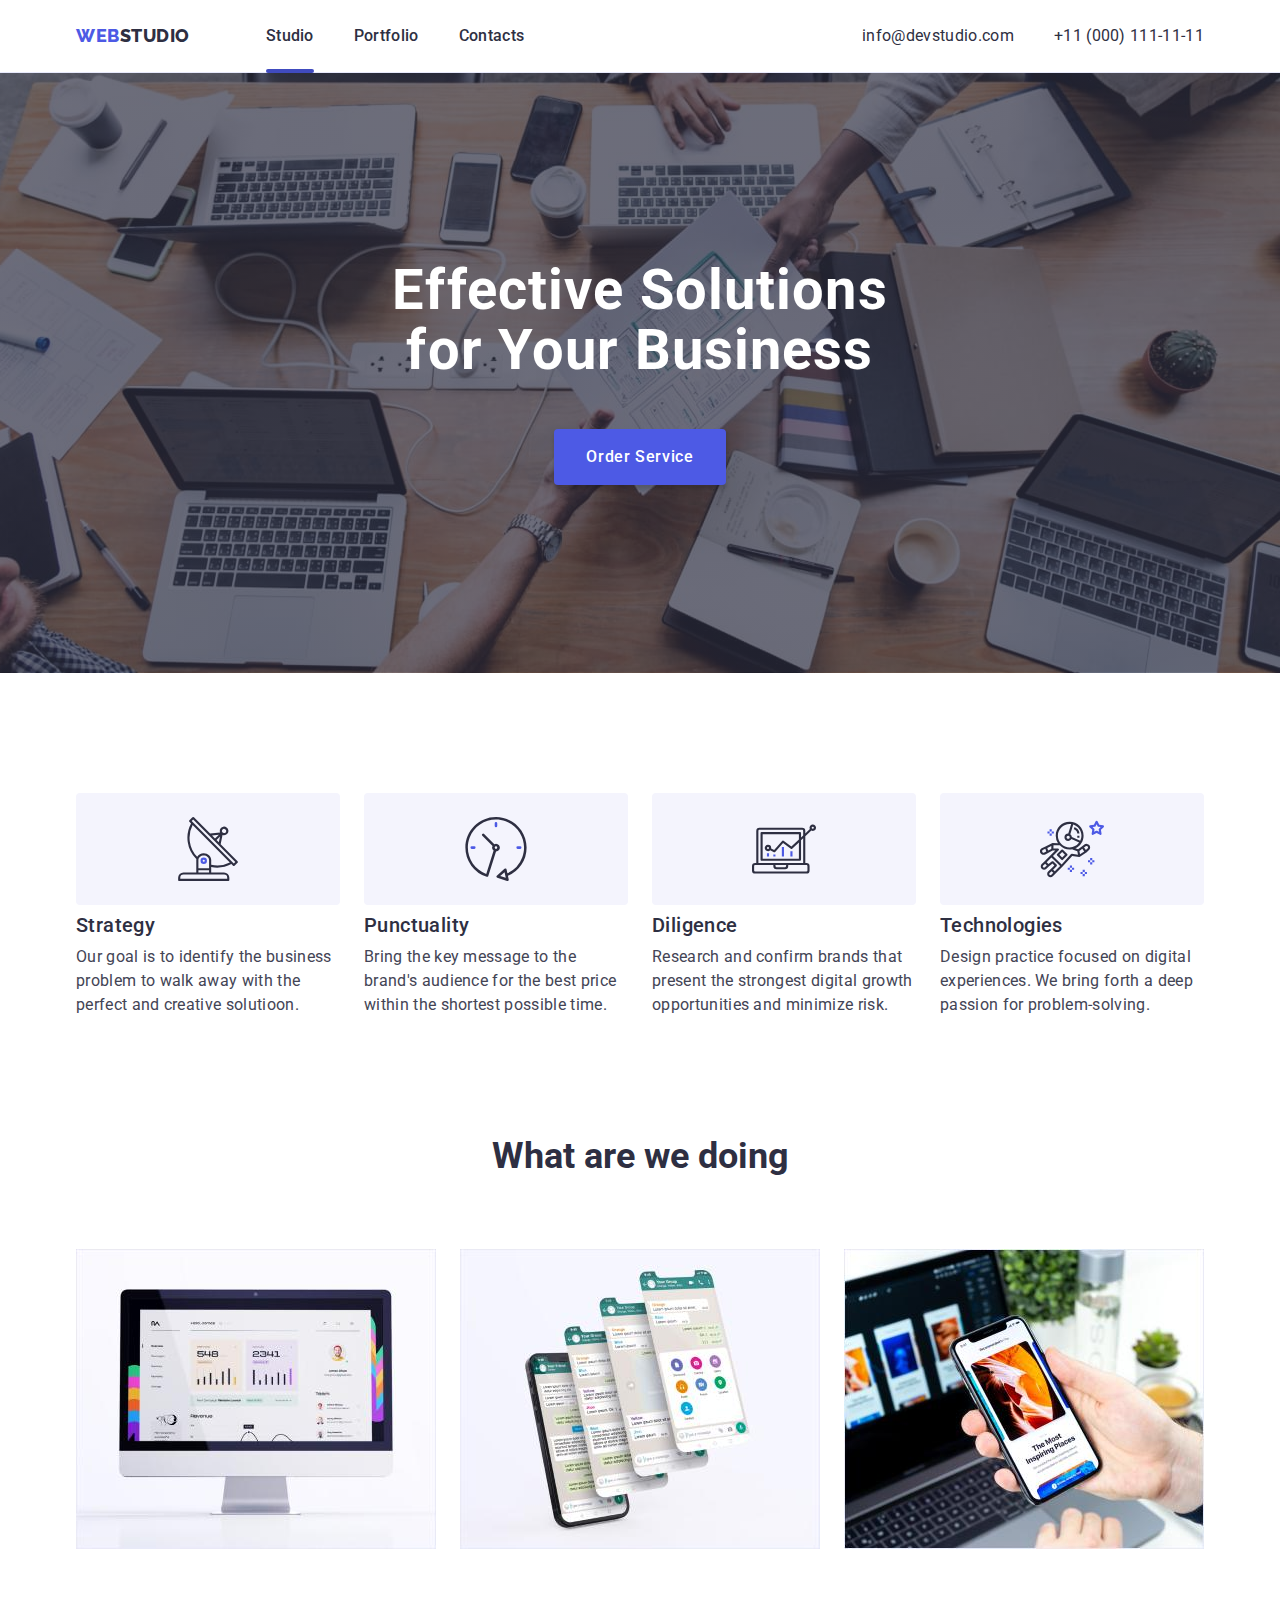
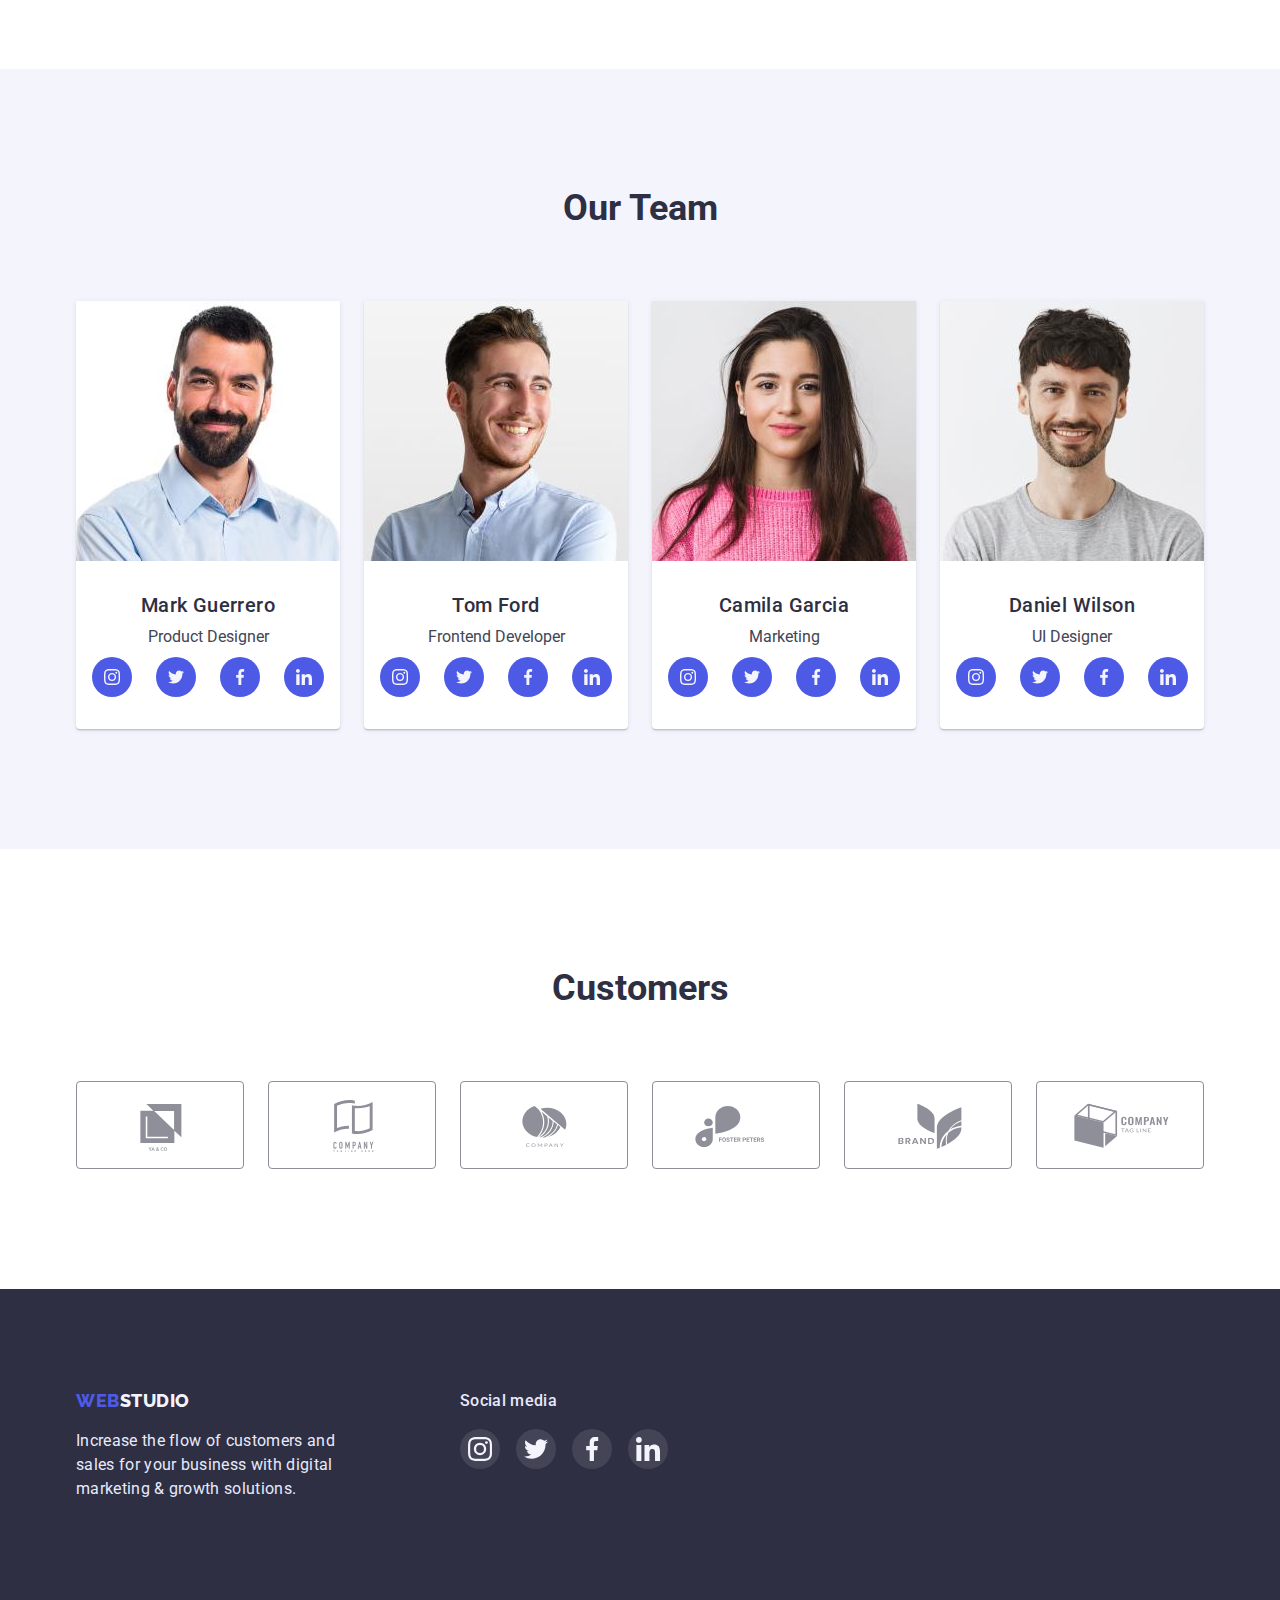
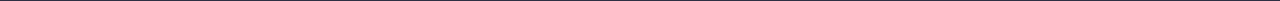
<file: index.html>
<!DOCTYPE html>
<html lang="en">
	<head>
		<meta charset="UTF-8" />
		<meta http-equiv="X-UA-Compatible" content="IE=edge" />
		<meta name="viewport" content="width=device-width, initial-scale=1.0" />
		<title>WebStudio</title>
		<link rel="preconnect" href="https://fonts.googleapis.com" />
		<link rel="preconnect" href="https://fonts.gstatic.com" crossorigin />
		<link
			href="https://fonts.googleapis.com/css2?family=Raleway:wght@800&family=Roboto:wght@400;500;700;900&display=swap"
			rel="stylesheet"
		/>
		<link rel="stylesheet" href="./css/styles.css" />
	</head>
	<body>
		<!-- Header -->
		<header class="header">
			<div class="container header-container">
				<nav class="header-nav">
					<a class="header-nav-logo link" href="./index.html">
						<span class="header-nav-logo-span">Web</span>Studio</a>
					<ul class="menu list">
						<li class="menu-item">
							<a class="link nav-link current" href="./index.html">Studio</a>
						</li>
						<li class="menu-item">
							<a class="link nav-link" href="./portfolio.html">Portfolio</a>
						</li>
						<li class="menu-item"><a class="link nav-link" href="">Contacts</a></li>
					</ul>
				</nav>
				<ul class="contacts list">
					<li>
						<a class="contact-item link" href="mailto:info@devstudio.com">
							info@devstudio.com
						</a>
					</li>
					<li>
						<a class="contact-item link tell" href="tel:+11(000)1111111">
							+11 (000) 111-11-11
						</a>
					</li>
				</ul>
			</div>
		</header>
		<!-- Main -->
		<main>
				<section class="main">
					<div class="container main-container>">
						<h1 class="main-title">Effective Solutions for Your Business</h1>
						<button class="main-btn btn" type="button" data-modal-open>Order Service</button>
					</div>
				</section>
		<!-- Our advantages -->
			<section class="section">
				<div class="container feature-container">
					<h2 class="visually-hidden">Our advantages</h2>
					<ul class="features list">
						<li class="feature-item">
							<div class="feature-icon">
								<svg class="picture-icon" width="64" height="64"><use href="./images/icons.svg#icon-antenna"></use></svg>
							</div>
							<h3 class="feature-item-title">Strategy</h3>
							<p class="feature-item-text">
								Our goal is to identify the business problem to walk away with the
								perfect and creative solutioon.
							</p>
						</li>
						<li class="feature-item">
							<div class="feature-icon">
								<svg class="picture-icon" width="64" height="64"><use href="./images/icons.svg#icon-clock"></use></svg>
							</div>
							<h3 class="feature-item-title">Punctuality</h3>
							<p class="feature-item-text">
								Bring the key message to the brand's audience for the best price
								within the shortest possible time.
							</p>
						</li>
						<li class="feature-item">
							<div class="feature-icon">
								<svg class="picture-icon" width="64" height="64"><use href="./images/icons.svg#icon-diagram"></use></svg>
							</div>
							<h3 class="feature-item-title">Diligence</h3>
							<p class="feature-item-text">
								Research and confirm brands that present the strongest digital
								growth opportunities and minimize risk.
							</p>
						</li>
						<li class="feature-item">
							<div class="feature-icon">
								<svg class="picture-icon" width="64" height="64"><use href="./images/icons.svg#icon-astronaut"></use></svg>
							</div>
							<h3 class="feature-item-title">Technologies</h3>
							<p class="feature-item-text">
								Design practice focused on digital experiences. We bring forth a
								deep passion for problem-solving.
							</p>
						</li>
					</ul>
				</div>
			</section>

			<!-- What are we doing -->
			<section class="section example-section">
				<div class="container">
					<h2 class="title example-title">What are we doing</h2>
					<ul class="list example-list">
						<li class="example-item">
							<img src="./images/mac-pc.jpg" alt="i-mac" width="360" />
						</li>
						<li class="example-item">
							<img src="./images/phone.jpg" alt="phone" width="360" />
						</li>
						<li class="example-item">
							<img
									src="./images/phone-on-mac.jpg"
									alt="phone on mac"
									width="360"
							/>

						</li>
					</ul>
				</div>
			</section>

			<!-- Our Team -->
			<section class="team section">
				<div class="container team-container">
					<h2 class="title team-title">Our Team</h2>
					<ul class="list team-list">
						<li class="team-card">
							<img
									src="./images/Mark-Guerrero.jpg"
									alt="dev Mark Guerrero"
									width="264"
							/>
							<h3 class="team-mmbr-name">Mark Guerrero</h3>
							<p class="team-mmbr-psn">Product Designer</p>
							<div class="team-soc-link link">
								<ul class="team-soc-link-list list">
									<li class="soc-item">
										<a class="soc-link link">
											<svg class="picture-icon" width="16" height="16"><use href="./images/icons.svg#icon-instagram"></use></svg>
										</a>
									</li>
									<li class="soc-item">
										<a class="soc-link link">
											<svg class="picture-icon" width="16" height="16"><use href="./images/icons.svg#icon-twitter"></use></svg>
										</a>
									</li>
									<li class="soc-item">
										<a class="soc-link link">
											<svg class="picture-icon" width="16" height="16"><use href="./images/icons.svg#icon-facebook"></use></svg>
										</a>
									</li>
									<li class="soc-item">
										<a class="soc-link link">
											<svg class="picture-icon" width="16" height="16"><use href="./images/icons.svg#icon-linkedin"></use></svg>
										</a>
									</li>
								</ul>
							</div>
						</li>
						<li class="team-card">
							<img src="./images/Tom-Ford.jpg" alt="dev Tom Ford" width="264" />
							<h3 class="team-mmbr-name">Tom Ford</h3>
							<p class="team-mmbr-psn">Frontend Developer</p>
							<div class="team-soc-link link">
								<ul class="team-soc-link-list list">
									<li class="soc-item">
										<a class="soc-link link">
											<svg class="picture-icon" width="16" height="16"><use href="./images/icons.svg#icon-instagram"></use></svg>
										</a>
									</li>
									<li class="soc-item">
										<a class="soc-link link">
											<svg class="picture-icon" width="16" height="16"><use href="./images/icons.svg#icon-twitter"></use></svg>
										</a>
									</li>
									<li class="soc-item">
										<a class="soc-link link">
											<svg class="picture-icon" width="16" height="16"><use href="./images/icons.svg#icon-facebook"></use></svg>
										</a>
									</li>
									<li class="soc-item">
										<a class="soc-link link">
											<svg class="picture-icon" width="16" height="16"><use href="./images/icons.svg#icon-linkedin"></use></svg>
										</a>
									</li>
								</ul>
							</div>
						</li>
						<li class="team-card">
							<img
									src="./images/Camila-Garcia.jpg"
									alt="dev Camila Garcia"
									width="264"
							/>
							<h3 class="team-mmbr-name">Camila Garcia</h3>
							<p class="team-mmbr-psn">Marketing</p>
							<div class="team-soc-link link">
								<ul class="team-soc-link-list list">
									<li class="soc-item">
										<a class="soc-link link">
											<svg class="picture-icon" width="16" height="16"><use href="./images/icons.svg#icon-instagram"></use></svg>
										</a>
									</li>
									<li class="soc-item">
										<a class="soc-link link">
											<svg class="picture-icon" width="16" height="16"><use href="./images/icons.svg#icon-twitter"></use></svg>
										</a>
									</li>
									<li class="soc-item">
										<a class="soc-link link">
											<svg class="picture-icon" width="16" height="16"><use href="./images/icons.svg#icon-facebook"></use></svg>
										</a>
									</li>
									<li class="soc-item">
										<a class="soc-link link">
											<svg class="picture-icon" width="16" height="16"><use href="./images/icons.svg#icon-linkedin"></use></svg>
										</a>
									</li>
								</ul>
							</div>
						</li>
						<li class="team-card">
							<img
									src="./images/Daniel-Wilson.jpg"
									alt="dev Daniel Wilson"
									width="264"
							/>
							<h3 class="team-mmbr-name">Daniel Wilson</h3>
							<p class="team-mmbr-psn">UI Designer</p>
							<div class="team-soc-link link">
								<ul class="team-soc-link-list list">
									<li class="soc-item">
										<a class="soc-link link">
											<svg class="picture-icon" width="16" height="16"><use href="./images/icons.svg#icon-instagram"></use></svg>
										</a>
									</li>
									<li class="soc-item">
										<a class="soc-link link">
											<svg class="picture-icon" width="16" height="16"><use href="./images/icons.svg#icon-twitter"></use></svg>
										</a>
									</li>
									<li class="soc-item">
										<a class="soc-link link">
											<svg class="picture-icon" width="16" height="16"><use href="./images/icons.svg#icon-facebook"></use></svg>
										</a>
									</li>
									<li class="soc-item">
										<a class="soc-link link">
											<svg class="picture-icon" width="16" height="16"><use href="./images/icons.svg#icon-linkedin"></use></svg>
										</a>
									</li>
								</ul>
							</div>
						</li>
					</ul>
				</div>
			</section>
		</main>

			<!-- Customers -->
			<section class="section customers">
				<div class="container customers-container">
					<h2 class="title customers-title">Customers</h2>
					<ul class="list list-customers">
						<li class="customers-item">
							<a class="link customer-link">
								<svg class="customer-icon" width="104" height="56"><use href="./images/icons.svg#icon-logo-1"></use></svg>
							</a>
						</li>
						<li class="customers-item">
							<a class="link customer-link">
								<svg class="customer-icon" width="104" height="56"><use href="./images/icons.svg#icon-logo-2"></use></svg>
							</a>
						</li>
						<li class="customers-item">
							<a class="link customer-link">
								<svg class="customer-icon" width="104" height="56"><use href="./images/icons.svg#icon-logo-3"></use></svg>
							</a>
						</li>
						<li class="customers-item">
							<a class="link customer-link">
								<svg class="customer-icon" width="104" height="56"><use href="./images/icons.svg#icon-logo-4"></use></svg>
							</a>
						</li>
						<li class="customers-item">
							<a class="link customer-link">
								<svg class="customer-icon" width="104" height="56"><use href="./images/icons.svg#icon-logo-5"></use></svg>
							</a>
						</li>
						<li class="customers-item">
							<a class="link customer-link">
								<svg class="customer-icon" width="104" height="56"><use href="./images/icons.svg#icon-logo-6"></use></svg>
							</a>
						</li>
					</ul>
				</div>
			</section>

		<!-- Footer -->
		<footer class="footer">
			<div class="container footer-wrap">
				<div class="footer-log">
					<a class="footer-nav-logo link" href="./index.html">
						<span class="footer-nav-logo-span ">Web</span>Studio
					</a>
					<p class="footer-text">
						Increase the flow of customers and sales for your business with digital
						marketing & growth solutions.
					</p>
				</div>
				<div class="footer-soc">
					<h2 class="footer-soc-text">
						Social media
					</h2>
					<ul class="team-soc-link-list list">
						<li class="soc-item">
							<a class="soc-link link">
								<svg class="picture-icon" width="24" height="24"><use href="./images/icons.svg#icon-instagram"></use></svg>
							</a>
						</li>
						<li class="soc-item">
							<a class="soc-link link">
								<svg class="picture-icon" width="24" height="24"><use href="./images/icons.svg#icon-twitter"></use></svg>
							</a>
						</li>
						<li class="soc-item">
							<a class="soc-link link">
								<svg class="picture-icon" width="24" height="24"><use href="./images/icons.svg#icon-facebook"></use></svg>
							</a>
						</li>
						<li class="soc-item">
							<a class="soc-link link">
								<svg class="picture-icon" width="24" height="24"><use href="./images/icons.svg#icon-linkedin"></use></svg>
							</a>
						</li>
					</ul>
				</div>
			</div>
		</footer>
		<div class="backdrop is-hidden" data-modal>
			<div class="modal">
				<button type="button" class="modal-close" data-modal-close>
					<svg class="modal-icon" width="8" height="8">
						<use href="./images/icons.svg#icon-x"></use>
				</svg></button>
			</div>
		</div>
	<script src="js/modal.js"></script>
	</body>
</html>
</file>
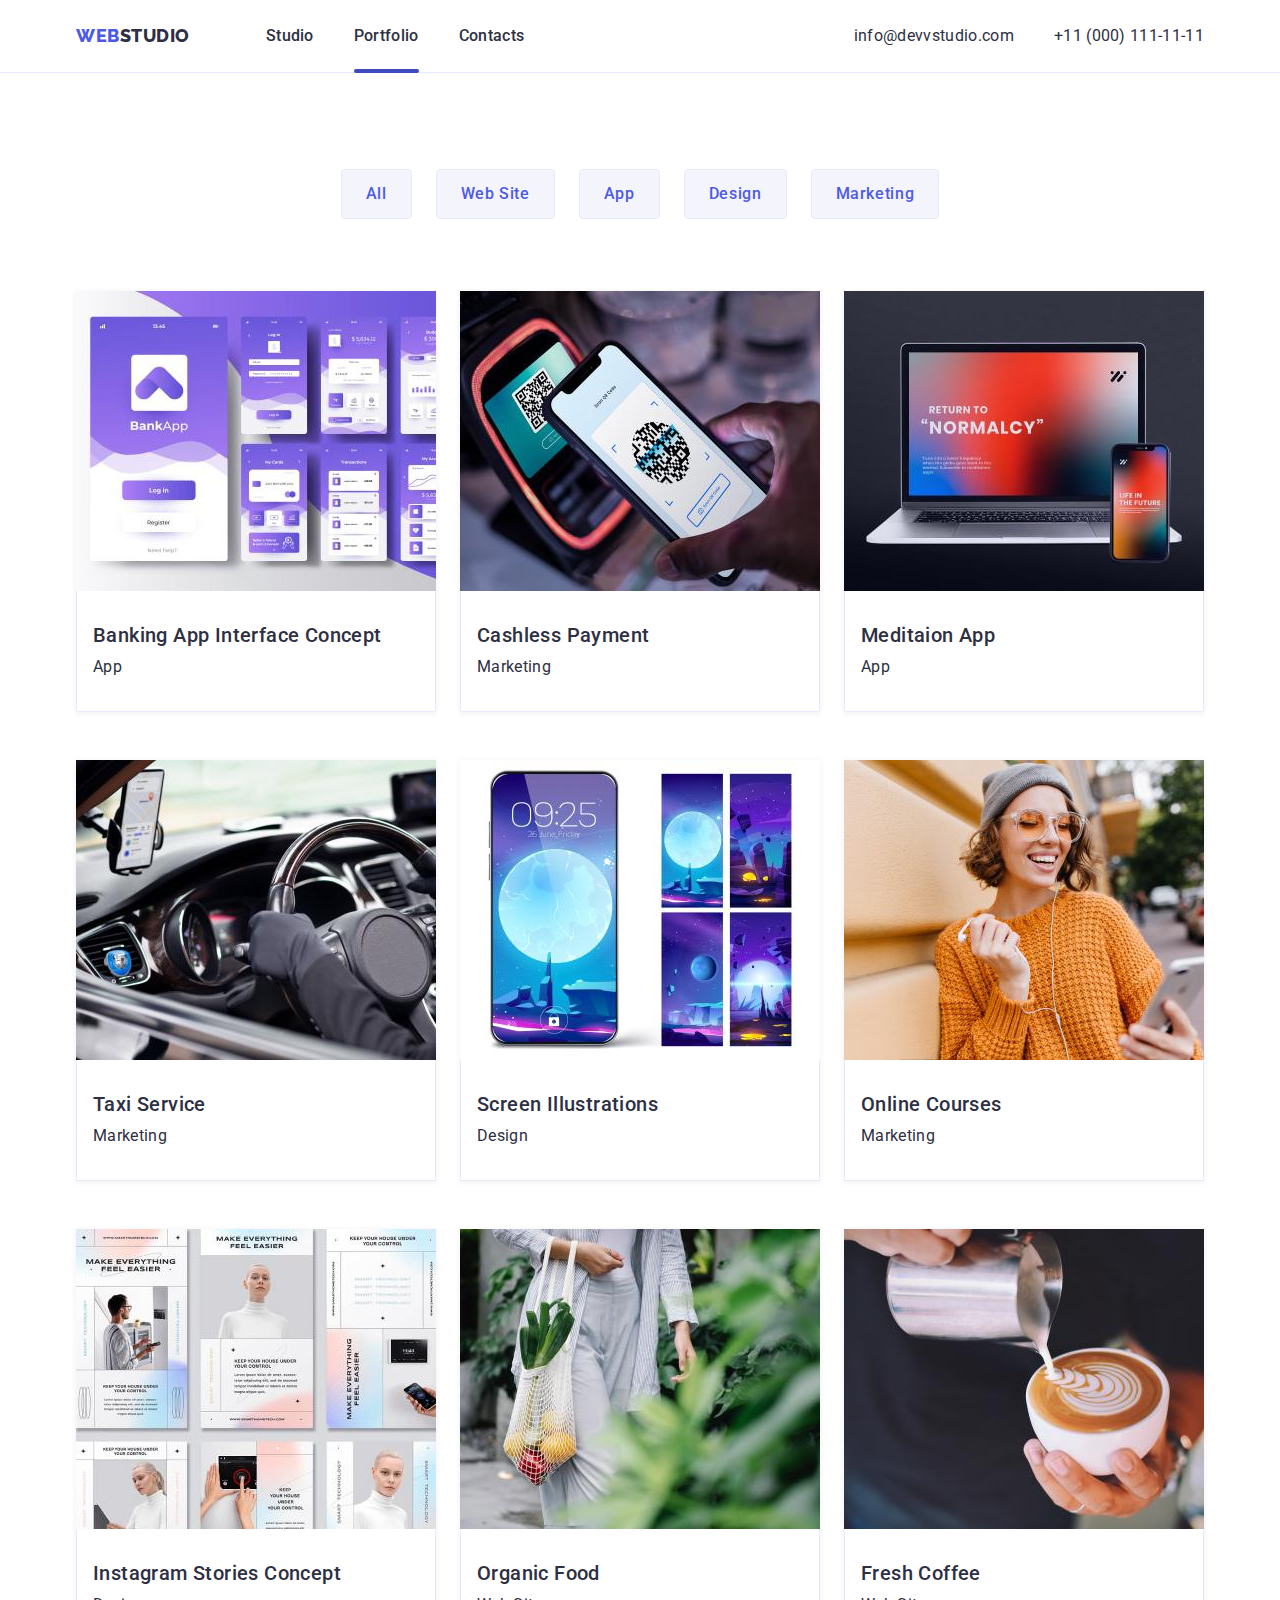
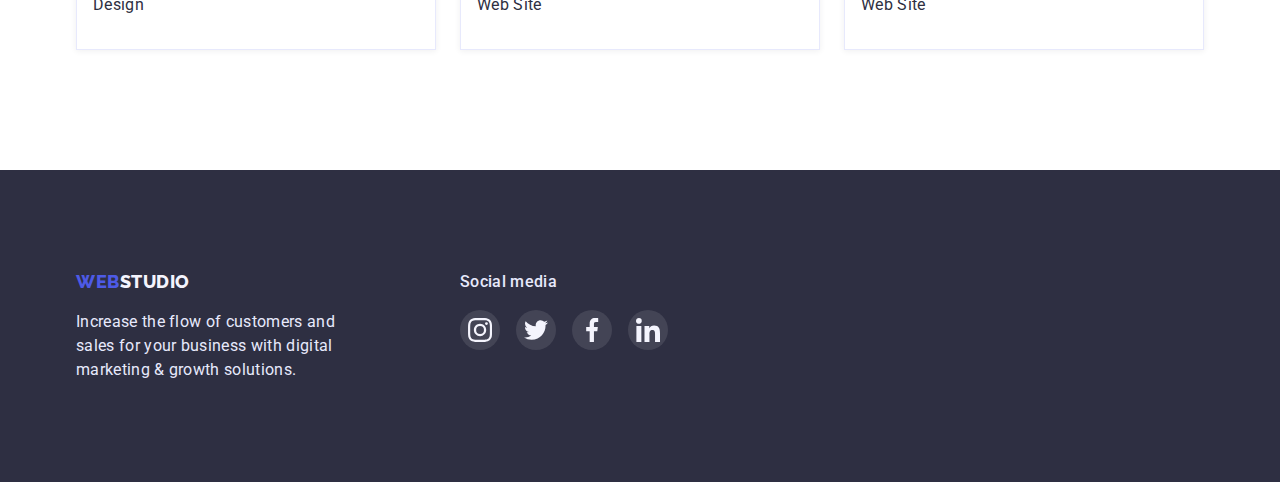
<file: portfolio.html>
<!DOCTYPE html>
<html lang="en">
	<head>
		<meta charset="UTF-8" />
		<meta http-equiv="X-UA-Compatible" content="IE=edge" />
		<meta name="viewport" content="width=device-width, initial-scale=1.0" />
		<title>Portfolio</title>
		<link rel="preconnect" href="https://fonts.googleapis.com" />
		<link rel="preconnect" href="https://fonts.gstatic.com" crossorigin />
		<link
			href="https://fonts.googleapis.com/css2?family=Raleway:wght@800&family=Roboto:wght@400;500;700;900&display=swap"
			rel="stylesheet"
		/>
		<link rel="stylesheet" href="./css/styles.css" />
	</head>
	<body>
		<!-- Header -->
		<header class="header">
			<div class="container header-container">
				<nav class="header-nav">
					<a class="header-nav-logo link" href="./index.html">
						<span class="header-nav-logo-span">Web</span>Studio</a>
					<ul class="menu list">
						<li class="menu-item">
							<a class="link nav-link" href="./index.html">Studio</a>
						</li>
						<li class="menu-item">
							<a class="link nav-link current" href="./portfolio.html">Portfolio</a>
						</li>
						<li class="menu-item"><a class="link nav-link" href="">Contacts</a></li>
					</ul>
				</nav>
				<ul class="contacts list">
					<li>
						<a class="contact-item link nav-link" href="mailto:info@devstudio.com">
							info@devvstudio.com
						</a>
					</li>
					<li>
						<a class="contact-item link tell nav-link" href="tel:+11(000)1111111">
							+11 (000) 111-11-11
						</a>
					</li>
				</ul>
			</div>
		</header>

		<!-- Main -->
		<main class="main-portfolio">
			<section class="portfolio-section">
				<div class="container portfolio-container" >
					<h1 class="visually-hidden">Portfolio</h1>
					<ul class="list filter">
						<li><button class="filter-btn" type="button">All</button></li>
						<li><button class="filter-btn" type="button">Web Site</button></li>
						<li><button class="filter-btn" type="button">App</button></li>
						<li><button class="filter-btn" type="button">Design</button></li>
						<li><button class="filter-btn" type="button">Marketing</button></li>
					</ul>
					<ul class="list gallery-list">
						<li class="card card-list">
							<a class="card-link" href="">
								<div class="card-wrap">
									<img
											src="./images/App.jpg"
											alt="Banking App Interface Concept"
											width="360"
									/>
									<p class="card-wrap-text">14 Stylish and User-Friendly App Design Concepts · Task Manager App · Calorie Tracker App · Exotic Fruit Ecommerce App · Cloud Storage App</p>
								</div>
								<div class="card-text">
									<h2 class="card-name">Banking App Interface Concept</h2>
									<p class="card-type">App</p></div>
							</a>
						</li>
						<li class="card card-list">
							<a class="card-link" href="">
								<div class="card-wrap">
									<img
											src="./images/Cashless-Payment.jpg"
											alt="Cashless Payment"
											width="360"
									/>
									<p class="card-wrap-text">14 Stylish and User-Friendly App Design Concepts · Task Manager App · Calorie Tracker App · Exotic Fruit Ecommerce App · Cloud Storage App</p>
								</div>
								<div class="card-text">
									<h2 class="card-name">Cashless Payment</h2>
									<p class="card-type">Marketing</p></div>
							</a>
						</li>
						<li class="card card-list">
							<a class="card-link" href="">
								<div class="card-wrap">
									<p class="card-wrap-text">14 Stylish and User-Friendly App Design Concepts · Task Manager App · Calorie Tracker App · Exotic Fruit Ecommerce App · Cloud Storage App</p>
									<img
										src="./images/Meditaion-App.jpg"
										alt="Meditaion App"
										width="360"
								/>
								</div>
								<div class="card-text">
									<h2 class="card-name">Meditaion App</h2>
									<p class="card-type">App</p></div>
							</a>
						</li>
						<li class="card card-list">
							<a class="card-link" href="">
								<div class="card-wrap">
									<p class="card-wrap-text">14 Stylish and User-Friendly App Design Concepts · Task Manager App · Calorie Tracker App · Exotic Fruit Ecommerce App · Cloud Storage App</p>
									<img
											src="./images/Taxi-Service.jpg"
											alt="Taxi Service"
											width="360"
									/>
								</div>
								<div class="card-text">
									<h2 class="card-name">Taxi Service</h2>
									<p class="card-type">Marketing</p></div>
							</a>
						</li>
						<li class="card card-list">
							<a class="card-link" href="">
								<div class="card-wrap">
									<p class="card-wrap-text">14 Stylish and User-Friendly App Design Concepts · Task Manager App · Calorie Tracker App · Exotic Fruit Ecommerce App · Cloud Storage App</p>
									<img
											src="./images/Screen-Illustrations.jpg"
											alt="Screen Illustrations"
											width="360"
									/>
								</div>
								<div class="card-text">
									<h2 class="card-name">Screen Illustrations</h2>
									<p class="card-type">Design</p></div>
							</a>
						</li>
						<li class="card card-list">
							<a class="card-link" href="">
								<div class="card-wrap">
									<p class="card-wrap-text">14 Stylish and User-Friendly App Design Concepts · Task Manager App · Calorie Tracker App · Exotic Fruit Ecommerce App · Cloud Storage App</p>
									<img
											src="./images/Online-Courses.jpg"
											alt="Online Courses"
											width="360"
									/>
								</div>
								<div class="card-text">
									<h2 class="card-name">Online Courses</h2>
									<p class="card-type">Marketing</p></div>
							</a>
						</li>
						<li class="card card-list">
							<a class="card-link" href="">
								<div class="card-wrap">
									<p class="card-wrap-text">14 Stylish and User-Friendly App Design Concepts · Task Manager App · Calorie Tracker App · Exotic Fruit Ecommerce App · Cloud Storage App</p>
									<img
											src="./images/Instagram-Stories-Concept.jpg"
											alt="Instagram Stories Concept"
											width="360"
									/>
								</div>
								<div class="card-text">
									<h2 class="card-name">Instagram Stories Concept</h2>
									<p class="card-type">Design</p></div>
							</a>
						</li>
						<li class="card card-list">
							<a class="card-link" href="">
								<div class="card-wrap">
									<p class="card-wrap-text">14 Stylish and User-Friendly App Design Concepts · Task Manager App · Calorie Tracker App · Exotic Fruit Ecommerce App · Cloud Storage App</p>
									<img
											src="./images/Organic-Food.jpg"
											alt="Organic Food"
											width="360"
									/>
								</div>
								<div class="card-text">
									<h2 class="card-name">Organic Food</h2>
									<p class="card-type">Web Site</p></div>
							</a>
						</li>
						<li class="card card-list">
							<a class="card-link" href="">
								<div class="card-wrap">
									<p class="card-wrap-text">14 Stylish and User-Friendly App Design Concepts · Task Manager App · Calorie Tracker App · Exotic Fruit Ecommerce App · Cloud Storage App</p>
									<img src="./images/Fresh-Coffee.jpg" alt="vilet app" width="360" />
								</div>
								<div class="card-text">
									<h2 class="card-name">Fresh Coffee</h2>
									<p class="card-type">Web Site</p></div>
							</a>
						</li>
					</ul>
				</div>
			</section>

		</main>

		<!-- Footer -->
		<footer class="footer">
			<div class="container footer-wrap">
				<div class="footer-log">
					<a class="footer-nav-logo link" href="./index.html">
						<span class="footer-nav-logo-span ">Web</span>Studio
					</a>
					<p class="footer-text">
						Increase the flow of customers and sales for your business with digital
						marketing & growth solutions.
					</p>
				</div>
				<div class="footer-soc">
					<h2 class="footer-soc-text">
						Social media
					</h2>
					<ul class="team-soc-link-list list">
						<li class="soc-item">
							<a class="soc-link link">
								<svg class="picture-icon" width="24" height="24"><use href="./images/icons.svg#icon-instagram"></use></svg>
							</a>
						</li>
						<li class="soc-item">
							<a class="soc-link link">
								<svg class="picture-icon" width="24" height="24"><use href="./images/icons.svg#icon-twitter"></use></svg>
							</a>
						</li>
						<li class="soc-item">
							<a class="soc-link link">
								<svg class="picture-icon" width="24" height="24"><use href="./images/icons.svg#icon-facebook"></use></svg>
							</a>
						</li>
						<li class="soc-item">
							<a class="soc-link link">
								<svg class="picture-icon" width="24" height="24"><use href="./images/icons.svg#icon-linkedin"></use></svg>
							</a>
						</li>
					</ul>
				</div>
			</div>
		</footer>
	</body>
</html>
</file>
<file: css/styles.css>
:root {
	--primary-brand-color: #4d5ae5;
	--pressed-state-color: #404bbf;
	--dark-color: #2e2f42;
	--success-color: #31d0aa;
	--text-color: #434455;
	--subtle-text-color: #8e8f99;
	--accent-color: #e7e9fc;
	--light-color: #f4f4fd;
	--modal-overlay-color: #2e2f42;
	--hero-background-color: #2e2f42;
	--bg-gradient: linear-gradient(rgba(46, 47, 66, 0.7), rgba(46, 47, 66, 0.7));
	--cubic: cubic-bezier(0.4, 0, 0.2, 1);
}

html {
	box-sizing: border-box;
}
*,
*::before,
*::after {
	box-sizing: inherit;
}

p,
h1,
h2,
h3,
h4,
h5,
h6 {
	margin: 0;
}
ul,
ol {
	margin: 0;
	padding-left: 0;
}

img {
	display: block;
}

.container {
	width: 1158px;
	padding-left: 15px;
	padding-right: 15px;
	/*outline: 1px solid red;*/
	margin: 0 auto;
}

.section{
	padding-top: 120px;
	padding-bottom: 120px;
}

.visually-hidden {
	position: absolute;
	width: 1px;
	height: 1px;
	margin: -1px;
	border: 0;
	padding: 0;
	white-space: nowrap;
	clip-path: inset(100%);
	clip: rect(0 0 0 0);
	overflow: hidden;
}

.link {
	text-decoration: none;
	font-style: normal;
	color: inherit;
}

a {
	text-decoration: none;
}

.list {
	list-style: none;
}

.title {
	font-weight: 700;
	font-size: 36px;
	line-height: 1.11;
	color: var(--dark-color);
}

/* ----------BODY-------- */
body {
	background-color: #ffffff;
	font-family: "Roboto", sans-serif;
	color: var(--text-color);
	margin: 0;
}

/* ----------HEADER-------- */
.header{
	border-bottom: 1px solid #E7E9FC;
}

.header-nav-logo,
.header-nav-logo-span {
	text-decoration: none;
	font-family: "Raleway", sans-serif;
	font-weight: 800;
	font-size: 18px;
	line-height: 1.33;
	letter-spacing: 0.03em;
	text-transform: uppercase;;
}

.header-nav-logo {
	color: var(--dark-color);
}
.header-nav-logo-span {
	color: var(--primary-brand-color);
}
.header-nav-logo{
	padding-top: 24px;
	padding-bottom: 24px;

}

.header-container{
	display: flex;
}

.header-nav{
	display: flex;
	align-items: center;
}

.contacts{
	margin-left: auto;
	display: flex;
	align-items: center;
}

.tell{
	margin-left: 40px;
}

.menu {
	color: var(--dark-color);
	font-weight: 500;
	font-size: 16px;
	line-height: 1.5;
	letter-spacing: 0.02em;
	display: flex;
	margin-left: 76px;
	gap: 40px;
}

.menu-item{
	display: inline-block;
	transition: color 250ms var(--cubic);
}

.menu-item:hover,
.menu-item:focus {
	color: var(--pressed-state-color);
}

.nav-link{
	padding-top: 24px;
	padding-bottom: 24px;
	position: relative;
}

.nav-link.current::after {
	content: '';
	position: absolute;
	width: 100%;
	height: 4px;
	background-color: var(--pressed-state-color);
	left: 0;
	bottom: -4px;
	border-radius: 2px;
}

.contact-item {
	display: inline-block;
	color: var(--dark-color);
	font-weight: 400;
	font-size: 16px;
	line-height: 1.5;
	letter-spacing: 0.02em;
	padding-top: 24px;
	padding-bottom: 24px;
	transition: color 250ms var(--cubic);
}

.contact-item:hover,
.contact-item:focus {
	color: var(--pressed-state-color);
}


/* ----------MAIN-------- */

.main {
	padding-top: 188px;
	padding-bottom: 188px;

	background-color: var(--dark-color);
	color: #ffffff;

	max-width: 1440px;
	margin: 0 auto;
	background-image: var(--bg-gradient), url("../images/people-office.jpg");
	background-repeat: no-repeat;
	background-position: center;
	background-size: cover;

}

.main {
	text-align: center;
}



.main-title {
	width: 496px;
	margin: 0 auto 48px;

	font-weight: 700;
	font-size: 56px;
	line-height: 1.07;
	color: #ffffff;
	letter-spacing: 0.02em;
	display: block;
	text-align: center;

}

.main-btn {
	display: inline-block;
	min-width: 169px;
	min-height: 56px;
	padding: 16px 32px;

	color: #ffffff;
	background-color: var(--primary-brand-color);
	font-family: "Roboto", sans-serif;
	font-weight: 500;
	font-size: 16px;
	line-height: 1.5;
	letter-spacing: 0.04em;

	cursor: pointer;
	border: 0;
	box-shadow: 0 4px 4px rgba(0, 0, 0, 0.15);
	border-radius: 4px;

	transition: background-color 250ms var(--cubic);

}

.btn:hover,
.btn:focus {
	background-color: var(--pressed-state-color);
}
/* ----------OUR ADVANTAGES-------- */

.features{
	display: flex;
	gap: 24px;
}

.feature-item{
	width: calc((100% - 72px) / 4);
}

.feature-icon{
	display: flex;
	justify-content: center;
	align-items: center;
	width: 100%;
	padding-top: 24px;
	padding-bottom: 24px;
	margin-bottom: 8px;
	background-color: var(--light-color);
	border-radius: 4px;
}

.feature-item-title {
	color: var(--dark-color);
	font-weight: 500;
	font-size: 20px;
	line-height: 1.2;
	letter-spacing: 0.02em;
	margin-bottom: 8px;
}

.feature-item-text {
	font-size: 16px;
	line-height: 1.5;
	letter-spacing: 0.02em;
}

.feature-container{
	display: flex;
	flex-direction: column;
}

/* ----------What are we doing-------- */

.example-section{
	padding-top: 0;
}

.example-title{
	text-align: center;
	margin-bottom: 72px;
}

.example-list{
	display: flex;
	gap: 24px;
}

.example-item{
	width: calc((100% - 48px) / 3);
}

/* ----------OUR TEAM-------- */
.team {
	background-color: var(--light-color);
}

.team-title{
	text-align: center;
	margin-bottom: 72px;
}

.team-list{
	display: flex;
	gap: 24px;
}

.team-card {
	background-color: #ffffff;
	width: calc((100% - 72px) / 4);
	padding-bottom: 32px;
	box-shadow: 0 1px 6px rgba(46, 47, 66, 0.08), 0 1px 1px rgba(46, 47, 66, 0.16), 0 2px 1px rgba(46, 47, 66, 0.08);
	border-radius: 0 0 4px 4px;
}

.team-mmbr-name {
	color: var(--dark-color);
	font-weight: 500;
	font-size: 20px;
	line-height: 1.2;
	letter-spacing: 0.02em;
	text-align: center;
	padding-top: 32px;
}
.team-mmbr-psn {
	line-height: 1.5;
	text-align: center;
	padding-top: 8px;
	margin-bottom: 8px;
}

.team-soc-link-list{
	display: flex;
	justify-content: center;
	align-items: center;
	gap: 24px;
}

.soc-item{
	width: 40px;
	height: 40px;
}


.soc-link{
	width: 100%;
	height: 100%;
	display: flex;
	align-items: center;
	justify-content: center;
	border-radius: 50%;
	padding: 12px;
	background-color: var(--primary-brand-color);
	cursor: pointer;
	transition: background-color 250ms var(--cubic);
}

.soc-link:hover,
.soc-link:focus{
	background-color: var(--pressed-state-color);
}

/* ----------Customers-------- */

.customers-title{
	text-align: center;
	margin-bottom: 72px;
}

.list-customers{
	display: flex;
	text-align: center;
	justify-content: center;
	gap: 24px;
}

.customers-item{
	width: calc((100% - 120px) / 6);
	height: 88px;
}

.customer-link{
	width: 100%;
	height: 100%;
	border: 1px solid #8E8F99;
	border-radius: 4px;
	display: flex;
	align-items: center;
	justify-content: center;
	fill: var(--subtle-text-color);
	cursor: pointer;
	transition: border-color 250ms var(--cubic), fill 250ms var(--cubic);
}
/*.customer-icon{*/
/*	fill: var(--subtle-text-color);*/

.customer-link:hover,
.customer-link:focus{
	border-color: var(--pressed-state-color);
	fill: var(--pressed-state-color);
}


/* ----------FOOTER-------- */

.footer {
	background-color: var(--dark-color);
	color: var(--accent-color);
	line-height: 1.2;
	letter-spacing: 0.02em;
	padding-top: 100px;
	padding-bottom: 100px;
}

.footer-wrap{
	display: flex;
	justify-content: flex-start;
	gap: 120px;
}

.footer-nav-logo{
	margin-bottom: 16px;
}

.footer-nav-logo,
.footer-nav-logo-span {
	text-decoration: none;
	font-family: "Raleway", sans-serif;
	font-weight: 800;
	font-size: 18px;
	line-height: 1.33;
	letter-spacing: 0.03em;
	text-transform: uppercase;
	display: inline-block;
}

.footer-nav-logo {
	color: var(--light-color);
}

.footer-nav-logo-span {
	color: var(--primary-brand-color);
}

.footer-text{
	width: 264px;
	line-height: 1.5;
	letter-spacing: 0.02em;
}

.footer-soc-text{
	line-height: 1.5;
	letter-spacing: 0.02em;
	font-weight: 500;
	font-size: 16px;
	margin-bottom: 16px;
}

.footer-soc .team-soc-link-list{
	gap: 16px;
}

.footer-soc .soc-link{
	background-color: rgba(255, 255, 255, 0.1);
	padding: 8px;
	transition: background-color 250ms var(--cubic);
}

.footer-soc .soc-link:hover,
.footer-soc .soc-link:focus{
	background-color: var(--success-color);
}


/* ----------PORTFOLIO-------- */
.main-portfolio {
	background-color: #ffffff;
}

.portfolio-section{
	padding-top: 96px;
	padding-bottom: 120px;
}

.filter{
	display: flex;
	gap: 24px;
	justify-content: center;
	margin-bottom: 72px;
}

.filter-btn {
	display: inline-block;
	padding: 12px 24px;
	align-items: center;
	text-align: center;

	font-family: "Roboto", sans-serif;
	color: var(--primary-brand-color);
	background-color: var(--light-color);
	font-weight: 500;
	font-size: 16px;
	line-height: 1.5;
	letter-spacing: 0.04em;
	border: 1px solid var(--accent-color);
	border-radius: 4px;
	cursor: pointer;
	transition: color 250ms var(--cubic), box-shadow 250ms var(--cubic), background-color 250ms var(--cubic), border-color 250ms var(--cubic);
}

.filter-btn:hover,
.filter-btn:focus {
	color: #ffffff;
	background-color: var(--pressed-state-color);
	box-shadow: 0 4px 4px rgba(0, 0, 0, 0.15);
	border-color: var(--pressed-state-color);
}

.filter-btn:active{
	color: #ffffff;
	background-color: var(--pressed-state-color);
	box-shadow: 0 4px 4px rgba(0, 0, 0, 0.15);
	border-color: var(--pressed-state-color);

}

.gallery-list{
	display: flex;
	flex-wrap: wrap;
	column-gap: 24px;
	row-gap: 48px;
}

.card {
	text-decoration: none;
	width: calc((100% - 48px) / 3);
	border-top: none;
	box-shadow: 0 1px 6px rgba(46, 47, 66, 0.08);
	transition: box-shadow 250ms var(--cubic);
}

.card-list:hover,
.card-list:focus {

	box-shadow: 0 1px 6px rgba(46, 47, 66, 0.08), 0 1px 1px rgba(46, 47, 66, 0.16), 0 2px 1px rgba(46, 47, 66, 0.08);
}

.card-text{
	border-bottom: 1px solid #E7E9FC;
	border-left: 1px solid #E7E9FC;
	border-right: 1px solid #E7E9FC;
	padding-top: 32px;
	padding-bottom: 32px;
	padding-left: 16px;
}

.card-name {
	color: var(--dark-color);
	font-weight: 500;
	font-size: 20px;
	line-height: 1.2;
	letter-spacing: 0.02em;
	display: block;

}
.card-type {
	color: var(--dark-color);
	font-weight: 400;
	font-size: 16px;
	letter-spacing: 0.02em;
	line-height: 1.5;
	display: block;
	padding-top: 8px;
}

.card-wrap{
	position: relative;
	overflow: hidden;
}

.card-wrap-text{
	position: absolute;
	top: 0;
	font-size: 16px;
	font-weight: 400;
	line-height: 1.5;
	color: var(--light-color);
	padding-top: 40px;
	padding-left: 32px;
	padding-right: 32px;
	background-color: rgba(77, 90, 229, 1);
	height: 100%;
	transform: translateY(100%);
	transition: transform 250ms var(--cubic);
	overflow: auto;
}

.card-link:hover .card-wrap-text,
.card-link:focus .card-wrap-text{
	transform: translateY(0);
}

.backdrop{
	position: fixed;
	top: 0;
	width: 100%;
	height: 100%;
	background-color: rgba(46, 47, 66, 0.4);
	transition: opacity 250ms linear, visibility 250ms linear;
}

.modal{
	position: absolute;
	width: 408px;
	height: 576px;
	top: 375px;
	left: 50%;
	background-color: #FCFCFC;
	box-shadow: 0 1px 1px rgba(0, 0, 0, 0.14), 0 1px 3px rgba(0, 0, 0, 0.12), 0 2px 1px rgba(0, 0, 0, 0.2);
	border-radius: 4px;
	transform: translate(-50%, -50%) scaleX(1);
	transition: transform 250ms var(--cubic);
}

.backdrop.is-hidden .modal {
	transform: translate(-50%, -50%) scaleX(0);
}

.modal-close {
	position: absolute;
	right: 24px;
	top: 24px;
	width: 24px;
	height: 24px;
	background-color: var(--accent-color);
	border-radius: 50%;
	border: 1px solid rgba(0, 0, 0, 0.1);
	fill: rgba(0, 0, 0, 1);
	transition: background-color 250ms var(--cubic), fill 250ms var(--cubic);
}

.modal-close:hover,
.modal-close:focus{
	background-color: var(--pressed-state-color);
	fill: #ffffff;
}

.modal-icon{
	display: block;
	margin: auto;
}

.is-hidden {
	opacity: 0;
	visibility: hidden;
	pointer-events: none;
}
</file>
